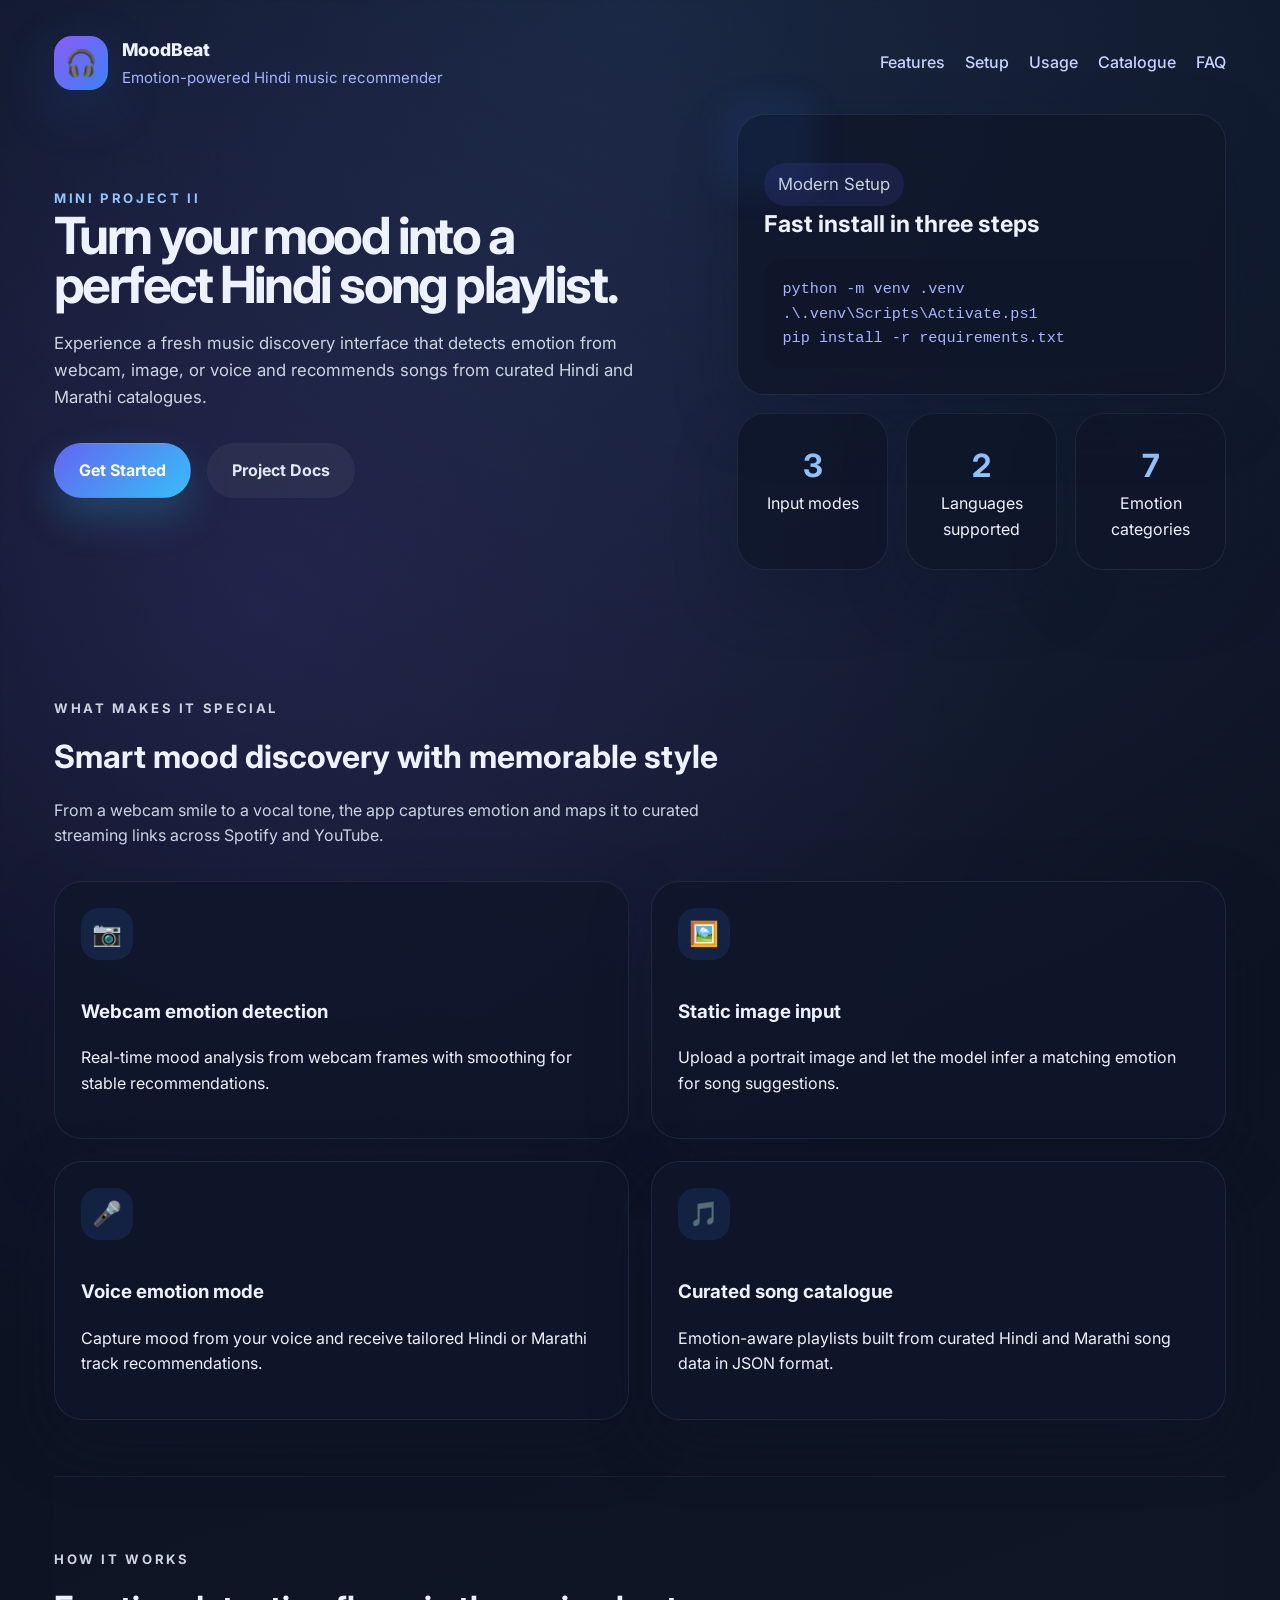
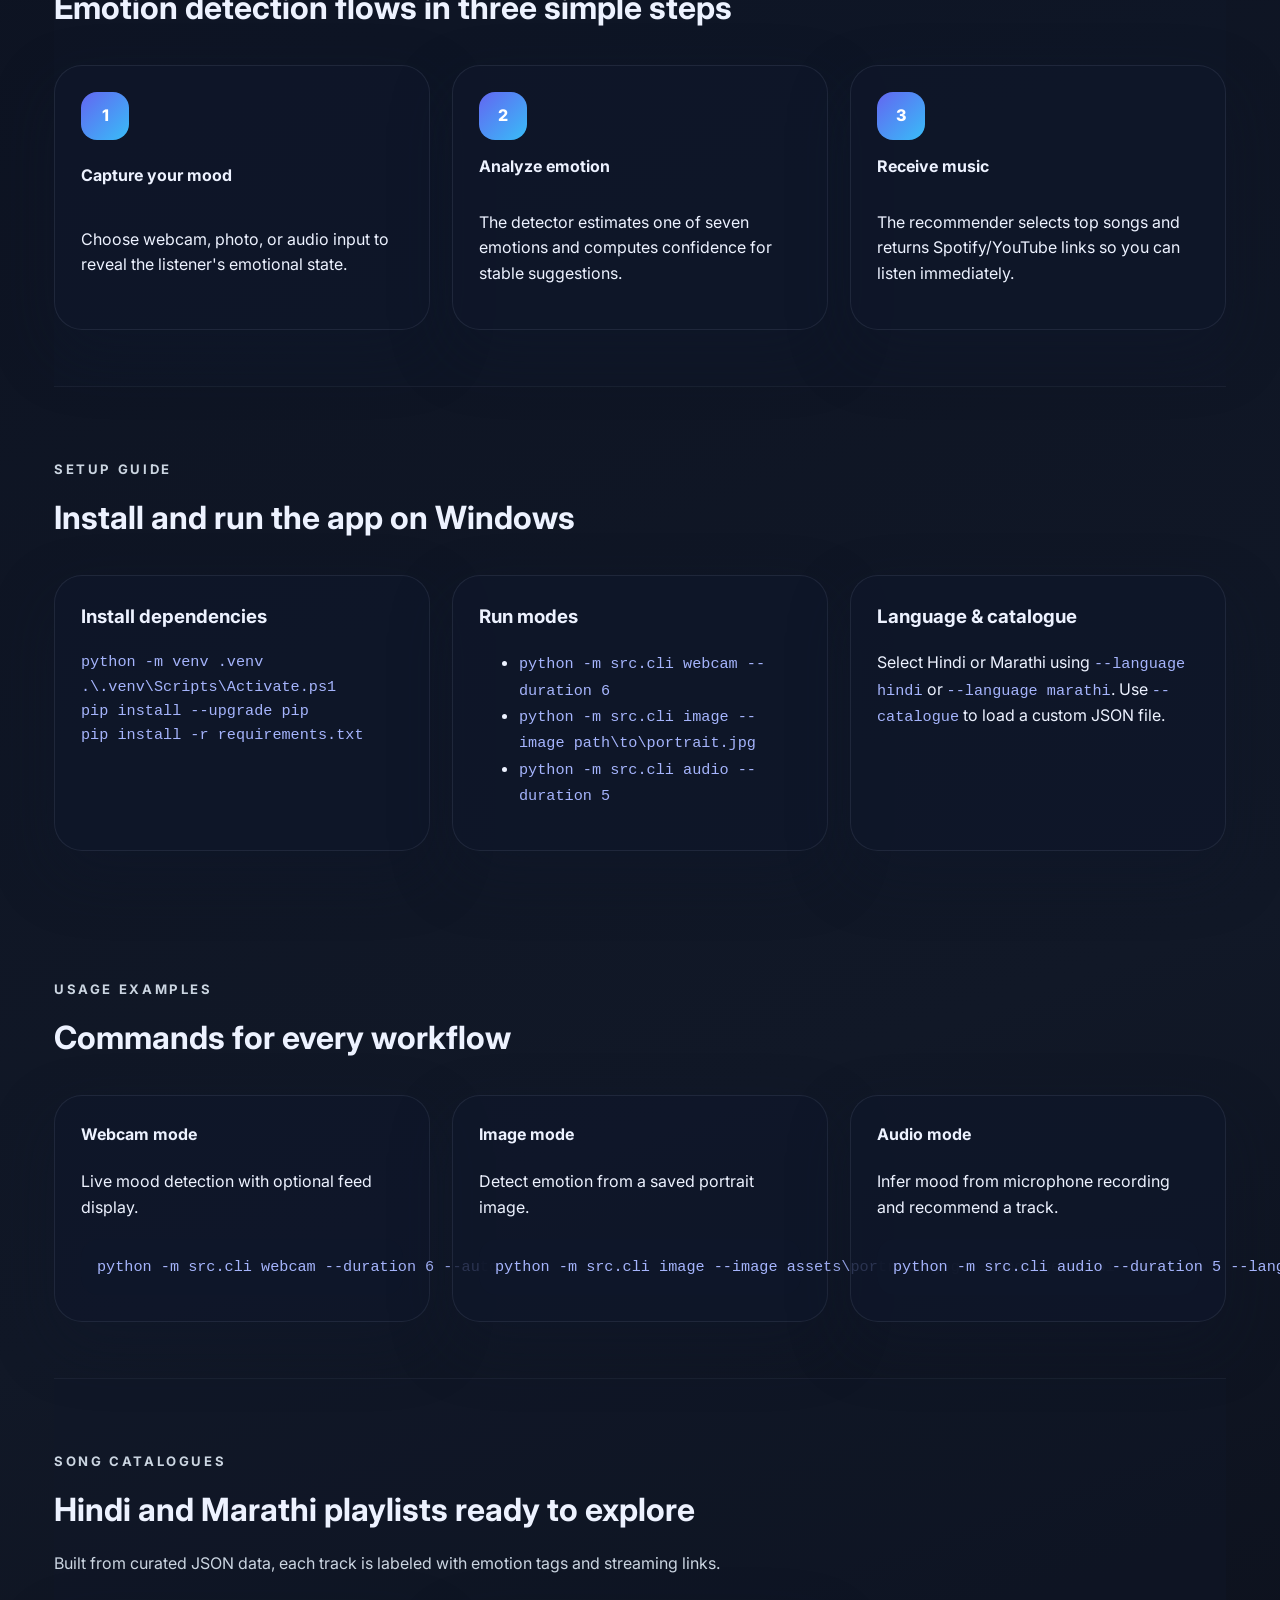
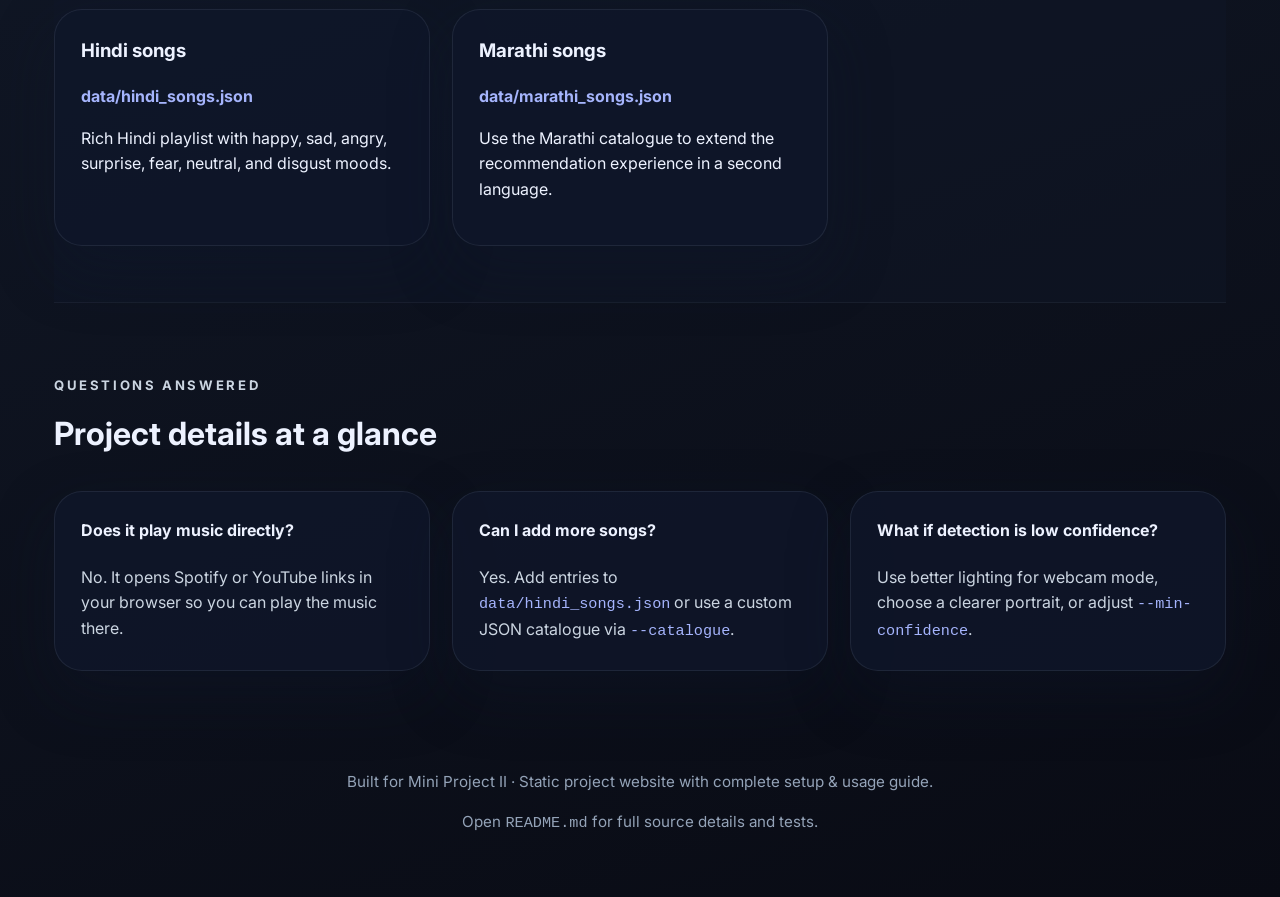
<file: website/index.html>
<!DOCTYPE html>
<html lang="en">
<head>
  <meta charset="UTF-8">
  <meta name="viewport" content="width=device-width, initial-scale=1.0">
  <title>Emotion Music Recommender</title>
  <link rel="preconnect" href="https://fonts.googleapis.com">
  <link rel="preconnect" href="https://fonts.gstatic.com" crossorigin>
  <link href="https://fonts.googleapis.com/css2?family=Inter:wght@400;500;600;700;800&display=swap" rel="stylesheet">
  <link rel="stylesheet" href="styles.css">
</head>
<body>
  <div class="page-shell">
    <header class="topbar">
      <div class="brand">
        <span class="brand-mark">🎧</span>
        <div>
          <p class="brand-title">MoodBeat</p>
          <p class="brand-subtitle">Emotion-powered Hindi music recommender</p>
        </div>
      </div>
      <nav class="nav-links">
        <a href="#features">Features</a>
        <a href="#setup">Setup</a>
        <a href="#usage">Usage</a>
        <a href="#catalogue">Catalogue</a>
        <a href="#faq">FAQ</a>
      </nav>
    </header>

    <main>
      <section class="hero" id="home">
        <div class="hero-copy">
          <span class="eyebrow">Mini Project II</span>
          <h1>Turn your mood into a perfect Hindi song playlist.</h1>
          <p>Experience a fresh music discovery interface that detects emotion from webcam, image, or voice and recommends songs from curated Hindi and Marathi catalogues.</p>
          <div class="hero-actions">
            <a class="button button-primary" href="#setup">Get Started</a>
            <a class="button button-secondary" href="../README.md">Project Docs</a>
          </div>
        </div>
        <div class="hero-panel">
          <div class="glass-card top-card">
            <p class="tag">Modern Setup</p>
            <h2>Fast install in three steps</h2>
            <pre><code>python -m venv .venv
.\.venv\Scripts\Activate.ps1
pip install -r requirements.txt</code></pre>
          </div>
          <div class="stat-grid">
            <div class="stat-card">
              <strong>3</strong>
              <span>Input modes</span>
            </div>
            <div class="stat-card">
              <strong>2</strong>
              <span>Languages supported</span>
            </div>
            <div class="stat-card">
              <strong>7</strong>
              <span>Emotion categories</span>
            </div>
          </div>
        </div>
      </section>

      <section class="section-block" id="features">
        <div class="section-intro">
          <p class="eyebrow">What makes it special</p>
          <h2>Smart mood discovery with memorable style</h2>
          <p>From a webcam smile to a vocal tone, the app captures emotion and maps it to curated streaming links across Spotify and YouTube.</p>
        </div>
        <div class="feature-grid">
          <article class="feature-card">
            <span class="feature-icon">📷</span>
            <h3>Webcam emotion detection</h3>
            <p>Real-time mood analysis from webcam frames with smoothing for stable recommendations.</p>
          </article>
          <article class="feature-card">
            <span class="feature-icon">🖼️</span>
            <h3>Static image input</h3>
            <p>Upload a portrait image and let the model infer a matching emotion for song suggestions.</p>
          </article>
          <article class="feature-card">
            <span class="feature-icon">🎤</span>
            <h3>Voice emotion mode</h3>
            <p>Capture mood from your voice and receive tailored Hindi or Marathi track recommendations.</p>
          </article>
          <article class="feature-card">
            <span class="feature-icon">🎵</span>
            <h3>Curated song catalogue</h3>
            <p>Emotion-aware playlists built from curated Hindi and Marathi song data in JSON format.</p>
          </article>
        </div>
      </section>

      <section class="section-block section-alt" id="workflow">
        <div class="section-intro">
          <p class="eyebrow">How it works</p>
          <h2>Emotion detection flows in three simple steps</h2>
        </div>
        <div class="workflow-grid">
          <div class="workflow-step">
            <span>1</span>
            <h4>Capture your mood</h4>
            <p>Choose webcam, photo, or audio input to reveal the listener's emotional state.</p>
          </div>
          <div class="workflow-step">
            <span>2</span>
            <h4>Analyze emotion</h4>
            <p>The detector estimates one of seven emotions and computes confidence for stable suggestions.</p>
          </div>
          <div class="workflow-step">
            <span>3</span>
            <h4>Receive music</h4>
            <p>The recommender selects top songs and returns Spotify/YouTube links so you can listen immediately.</p>
          </div>
        </div>
      </section>

      <section class="section-block" id="setup">
        <div class="section-intro">
          <p class="eyebrow">Setup guide</p>
          <h2>Install and run the app on Windows</h2>
        </div>
        <div class="setup-grid">
          <div class="setup-card">
            <h3>Install dependencies</h3>
            <pre><code>python -m venv .venv
.\.venv\Scripts\Activate.ps1
pip install --upgrade pip
pip install -r requirements.txt</code></pre>
          </div>
          <div class="setup-card">
            <h3>Run modes</h3>
            <ul>
              <li><code>python -m src.cli webcam --duration 6</code></li>
              <li><code>python -m src.cli image --image path\to\portrait.jpg</code></li>
              <li><code>python -m src.cli audio --duration 5</code></li>
            </ul>
          </div>
          <div class="setup-card">
            <h3>Language & catalogue</h3>
            <p>Select Hindi or Marathi using <code>--language hindi</code> or <code>--language marathi</code>. Use <code>--catalogue</code> to load a custom JSON file.</p>
          </div>
        </div>
      </section>

      <section class="section-block" id="usage">
        <div class="section-intro">
          <p class="eyebrow">Usage examples</p>
          <h2>Commands for every workflow</h2>
        </div>
        <div class="usage-grid">
          <div class="usage-card">
            <h4>Webcam mode</h4>
            <p>Live mood detection with optional feed display.</p>
            <pre><code>python -m src.cli webcam --duration 6 --auto-play</code></pre>
          </div>
          <div class="usage-card">
            <h4>Image mode</h4>
            <p>Detect emotion from a saved portrait image.</p>
            <pre><code>python -m src.cli image --image assets\portrait.jpg --language hindi</code></pre>
          </div>
          <div class="usage-card">
            <h4>Audio mode</h4>
            <p>Infer mood from microphone recording and recommend a track.</p>
            <pre><code>python -m src.cli audio --duration 5 --language marathi --auto-play-platform youtube</code></pre>
          </div>
        </div>
      </section>

      <section class="section-block section-alt" id="catalogue">
        <div class="section-intro">
          <p class="eyebrow">Song catalogues</p>
          <h2>Hindi and Marathi playlists ready to explore</h2>
          <p>Built from curated JSON data, each track is labeled with emotion tags and streaming links.</p>
        </div>
        <div class="catalogue-grid">
          <article class="catalogue-card">
            <h3>Hindi songs</h3>
            <p><strong>data/hindi_songs.json</strong></p>
            <p>Rich Hindi playlist with happy, sad, angry, surprise, fear, neutral, and disgust moods.</p>
          </article>
          <article class="catalogue-card">
            <h3>Marathi songs</h3>
            <p><strong>data/marathi_songs.json</strong></p>
            <p>Use the Marathi catalogue to extend the recommendation experience in a second language.</p>
          </article>
        </div>
      </section>

      <section class="section-block" id="faq">
        <div class="section-intro">
          <p class="eyebrow">Questions answered</p>
          <h2>Project details at a glance</h2>
        </div>
        <div class="faq-grid">
          <article class="faq-card">
            <h4>Does it play music directly?</h4>
            <p>No. It opens Spotify or YouTube links in your browser so you can play the music there.</p>
          </article>
          <article class="faq-card">
            <h4>Can I add more songs?</h4>
            <p>Yes. Add entries to <code>data/hindi_songs.json</code> or use a custom JSON catalogue via <code>--catalogue</code>.</p>
          </article>
          <article class="faq-card">
            <h4>What if detection is low confidence?</h4>
            <p>Use better lighting for webcam mode, choose a clearer portrait, or adjust <code>--min-confidence</code>.</p>
          </article>
        </div>
      </section>
    </main>

    <footer class="footer">
      <p>Built for Mini Project II · Static project website with complete setup & usage guide.</p>
      <p>Open <code>README.md</code> for full source details and tests.</p>
    </footer>
  </div>
  <script src="script.js"></script>
</body>
</html>
</file>
<file: website/styles.css>
:root {
  color-scheme: dark;
  font-family: 'Inter', system-ui, -apple-system, BlinkMacSystemFont, 'Segoe UI', sans-serif;
  background: #0b1220;
  color: #edf2ff;
  line-height: 1.6;
}

* {
  box-sizing: border-box;
}

body {
  margin: 0;
  min-height: 100vh;
  scroll-behavior: smooth;
  background: radial-gradient(circle at top, rgba(105, 168, 255, 0.16), transparent 28%),
    radial-gradient(circle at 20% 15%, rgba(139, 92, 246, 0.14), transparent 22%),
    linear-gradient(160deg, #090e1d 0%, #111827 65%, #090b14 100%);
}

.page-shell {
  max-width: 1220px;
  margin: 0 auto;
  padding: 24px 24px 48px;
}

.topbar {
  display: flex;
  align-items: center;
  justify-content: space-between;
  gap: 24px;
  flex-wrap: wrap;
  padding: 12px 0 24px;
}

.brand {
  display: flex;
  align-items: center;
  gap: 14px;
}

.brand-mark {
  display: grid;
  place-items: center;
  width: 54px;
  height: 54px;
  border-radius: 18px;
  background: linear-gradient(135deg, #8b5cf6, #3b82f6);
  box-shadow: 0 18px 60px rgba(59, 130, 246, 0.18);
  font-size: 26px;
}

.brand-title {
  margin: 0;
  font-size: 1.1rem;
  font-weight: 800;
}

.brand-subtitle {
  margin: 2px 0 0;
  color: #a5b4fc;
  font-size: 0.94rem;
}

.nav-links {
  display: flex;
  align-items: center;
  gap: 20px;
  flex-wrap: wrap;
}

.nav-links a {
  color: #c7d2fe;
  text-decoration: none;
  font-weight: 500;
  transition: color 0.2s ease;
}

.nav-links a:hover,
.nav-links a.active {
  color: #f8fafc;
}

.hero {
  display: grid;
  grid-template-columns: 1.2fr 0.9fr;
  gap: 2rem;
  align-items: center;
  margin-bottom: 56px;
}

.hero-copy {
  max-width: 620px;
}

.eyebrow {
  text-transform: uppercase;
  letter-spacing: 0.2em;
  color: #93c5fd;
  font-size: 0.82rem;
  font-weight: 700;
  margin-bottom: 18px;
}

.hero h1 {
  margin: 0;
  font-size: clamp(2.8rem, 4vw, 4.2rem);
  line-height: 0.95;
  letter-spacing: -0.05em;
}

.hero p {
  max-width: 700px;
  margin: 22px 0 0;
  color: #cbd5e1;
  font-size: 1.05rem;
}

.hero-actions {
  display: flex;
  gap: 16px;
  flex-wrap: wrap;
  margin-top: 32px;
}

.button {
  display: inline-flex;
  align-items: center;
  justify-content: center;
  padding: 14px 24px;
  border-radius: 999px;
  border: 1px solid transparent;
  font-weight: 700;
  text-decoration: none;
  transition: transform 0.2s ease, box-shadow 0.2s ease, background-color 0.2s ease;
}

.button-primary {
  background: linear-gradient(135deg, #6366f1, #38bdf8);
  color: #fff;
  box-shadow: 0 20px 40px rgba(56, 189, 248, 0.22);
}

.button-secondary {
  background: rgba(255, 255, 255, 0.05);
  color: #e2e8f0;
}

.button:hover {
  transform: translateY(-1px);
}

.hero-panel {
  display: grid;
  gap: 18px;
}

.glass-card,
.setup-card,
.stat-card,
.feature-card,
.workflow-step,
.usage-card,
.catalogue-card,
.faq-card {
  background: rgba(15, 23, 42, 0.82);
  border: 1px solid rgba(148, 163, 184, 0.12);
  border-radius: 28px;
  box-shadow: 0 24px 60px rgba(15, 23, 42, 0.35);
  padding: 26px;
}

.top-card {
  position: relative;
}

.top-card::after {
  content: '';
  position: absolute;
  left: -16px;
  top: -16px;
  width: 96px;
  height: 96px;
  border-radius: 24px;
  background: rgba(59, 130, 246, 0.08);
  filter: blur(14px);
}

.tag {
  display: inline-flex;
  background: rgba(99, 102, 241, 0.12);
  color: #dbeafe;
  padding: 8px 14px;
  border-radius: 999px;
  font-size: 0.86rem;
  margin-bottom: 18px;
}

.top-card h2 {
  margin: 0 0 16px;
  font-size: 1.45rem;
}

.top-card pre {
  margin: 0;
  overflow-x: auto;
  border-radius: 18px;
  background: rgba(15, 23, 42, 0.9);
  padding: 18px;
}

.top-card code,
.setup-card code,
.usage-card code,
.faq-card code {
  color: #a5b4fc;
  font-family: ui-monospace, SFMono-Regular, Consolas, 'Liberation Mono', monospace;
  font-size: 0.95rem;
}

.stat-grid {
  display: grid;
  grid-template-columns: repeat(3, minmax(0, 1fr));
  gap: 18px;
}

.stat-card {
  text-align: center;
}

.stat-card strong {
  display: block;
  font-size: 2rem;
  color: #93c5fd;
}

.section-block {
  padding: 56px 0;
}

.section-alt {
  background: rgba(15, 23, 42, 0.4);
  border-top: 1px solid rgba(148, 163, 184, 0.08);
  border-bottom: 1px solid rgba(148, 163, 184, 0.08);
}

.section-intro {
  max-width: 720px;
}

.section-intro h2 {
  margin: 12px 0 0;
  font-size: clamp(2rem, 2.5vw, 2.8rem);
}

.section-intro p {
  margin: 16px 0 0;
  color: #cbd5e1;
}

.feature-grid,
.workflow-grid,
.setup-grid,
.usage-grid,
.catalogue-grid,
.faq-grid {
  display: grid;
  gap: 22px;
  margin-top: 32px;
}

.feature-grid {
  grid-template-columns: repeat(2, minmax(0, 1fr));
}

.feature-card {
  min-height: 190px;
}

.feature-icon {
  display: inline-flex;
  width: 52px;
  height: 52px;
  align-items: center;
  justify-content: center;
  border-radius: 18px;
  margin-bottom: 18px;
  font-size: 1.5rem;
  background: rgba(59, 130, 246, 0.12);
}

.workflow-grid {
  grid-template-columns: repeat(3, minmax(0, 1fr));
}

.workflow-step {
  display: grid;
  gap: 14px;
}

.workflow-step span {
  width: max-content;
  display: inline-flex;
  align-items: center;
  justify-content: center;
  height: 48px;
  width: 48px;
  border-radius: 16px;
  background: linear-gradient(135deg, #6366f1, #38bdf8);
  color: #fff;
  font-weight: 800;
}

.workflow-step h4 {
  margin: 0;
}

.setup-grid,
.usage-grid,
.catalogue-grid,
.faq-grid {
  grid-template-columns: repeat(3, minmax(0, 1fr));
}

.setup-card,
.usage-card,
.catalogue-card,
.faq-card {
  min-height: 220px;
}

.setup-card h3,
.usage-card h4,
.catalogue-card h3,
.faq-card h4 {
  margin-top: 0;
}

.usage-card pre {
  margin: 18px 0 0;
  background: rgba(15, 23, 42, 0.9);
  padding: 16px;
  border-radius: 18px;
}

.catalogue-card p:first-of-type {
  margin: 12px 0 10px;
  color: #a5b4fc;
}

.faq-card {
  min-height: 180px;
}

.faq-card p {
  margin: 10px 0 0;
  color: #cbd5e1;
}

.footer {
  text-align: center;
  padding: 28px 0 0;
  color: #94a3b8;
  font-size: 0.95rem;
}

@media (max-width: 980px) {
  .hero {
    grid-template-columns: 1fr;
  }

  .feature-grid,
  .workflow-grid,
  .setup-grid,
  .usage-grid,
  .catalogue-grid,
  .faq-grid,
  .stat-grid {
    grid-template-columns: 1fr;
  }
}

@media (max-width: 640px) {
  .page-shell {
    padding: 18px 18px 36px;
  }

  .nav-links {
    justify-content: center;
  }

  .hero-actions {
    flex-direction: column;
    align-items: stretch;
  }
}
</file>
